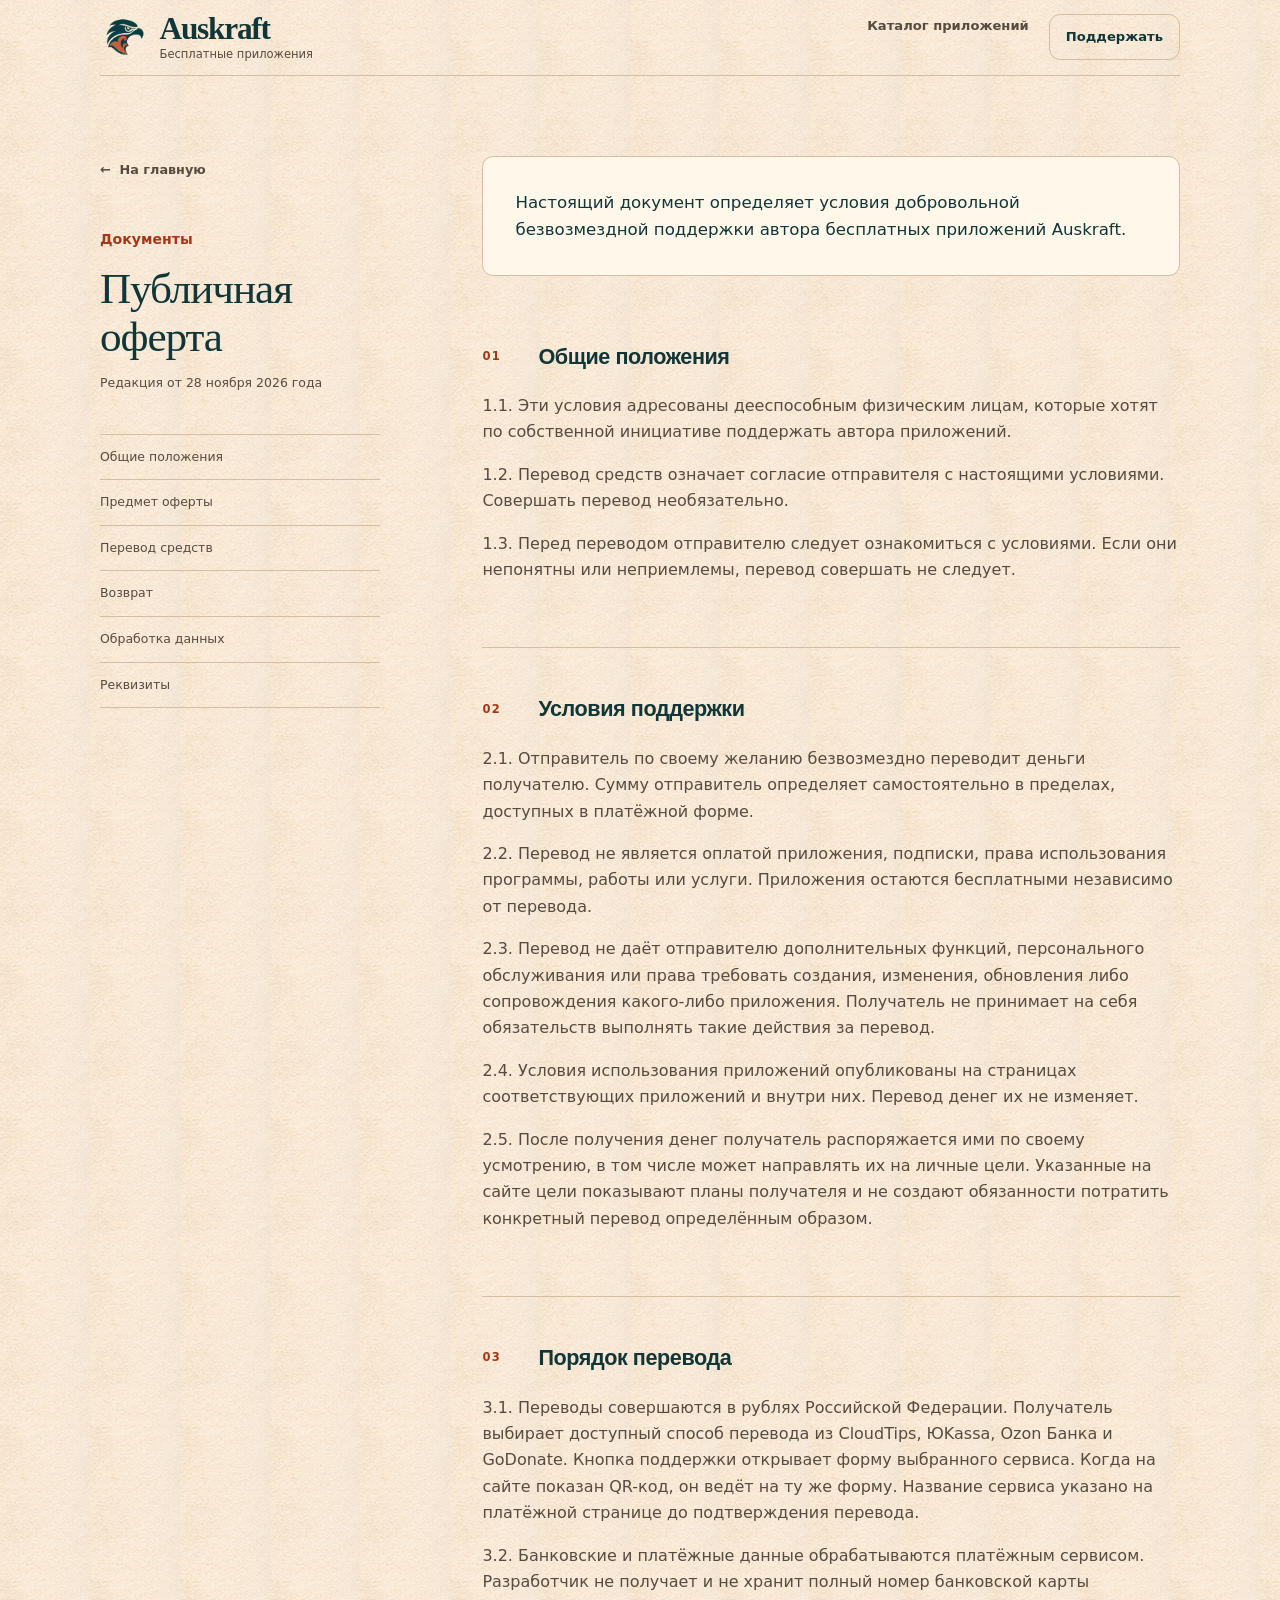
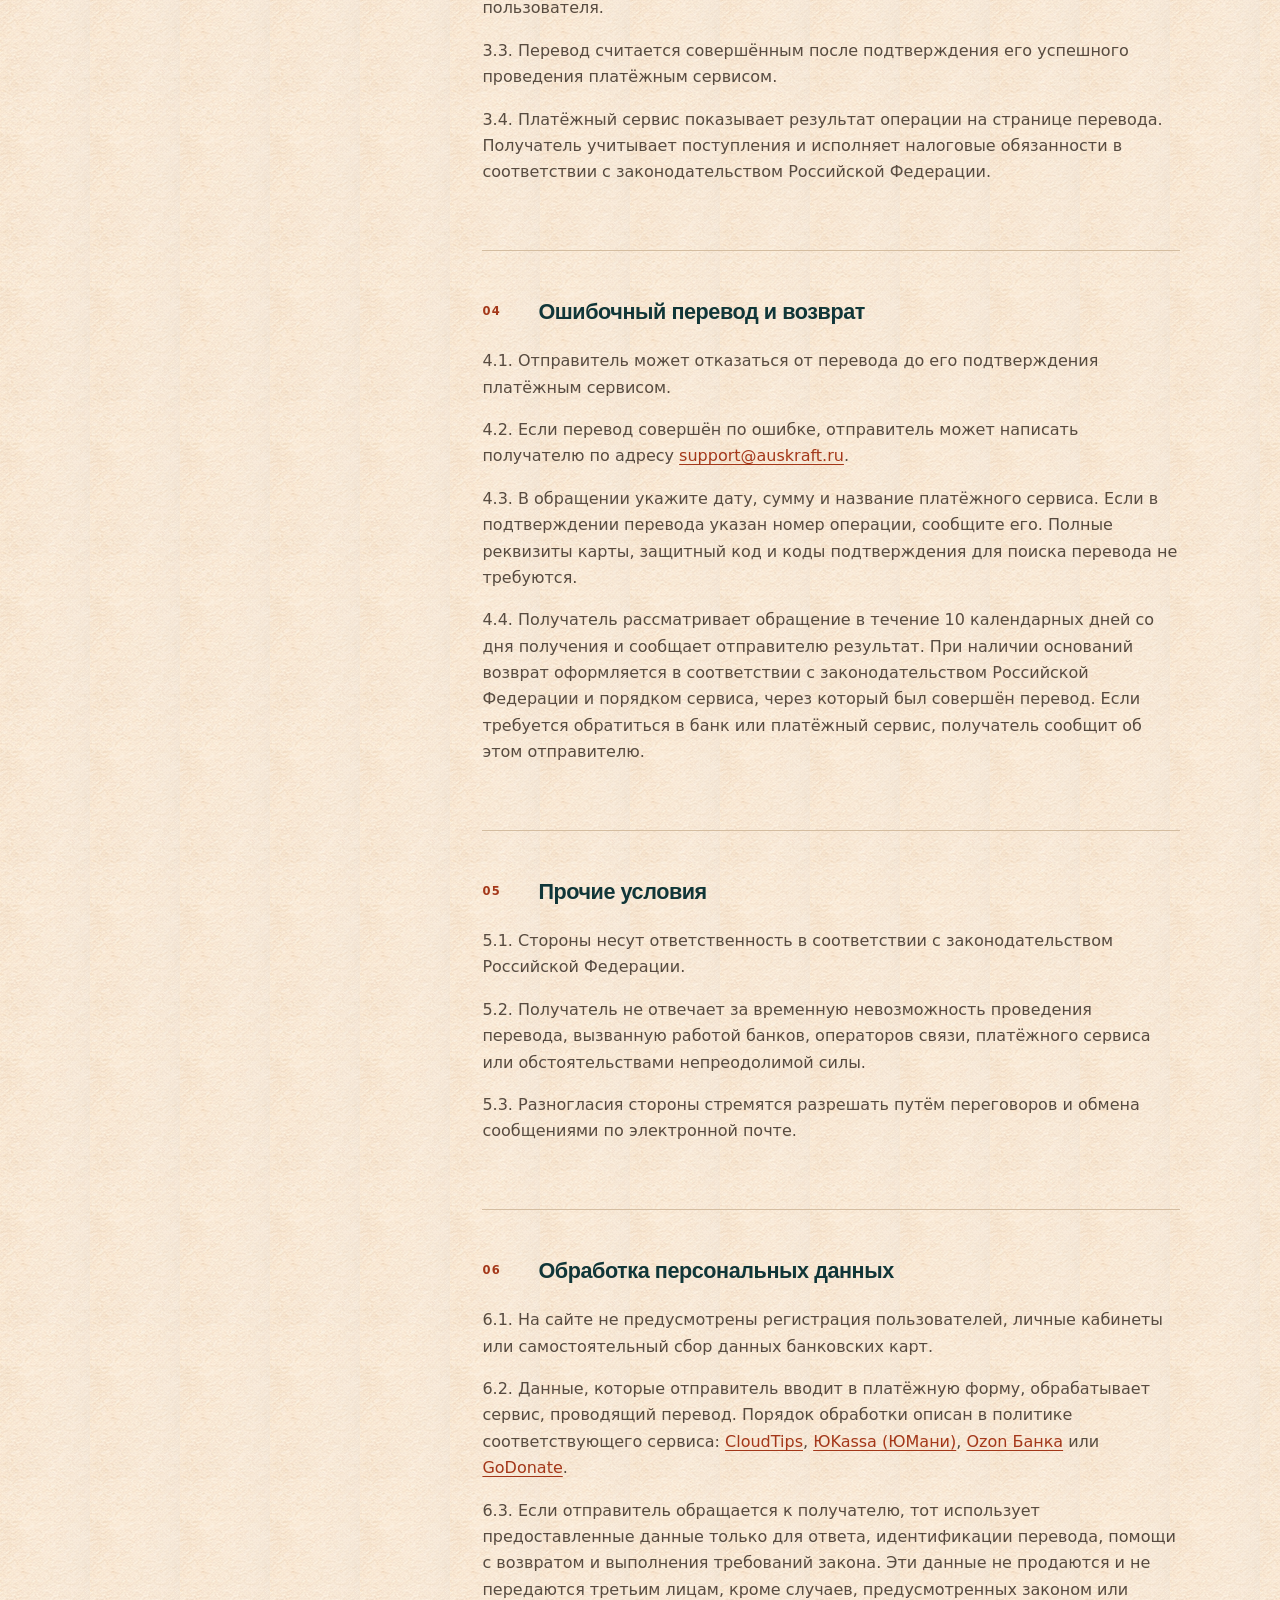
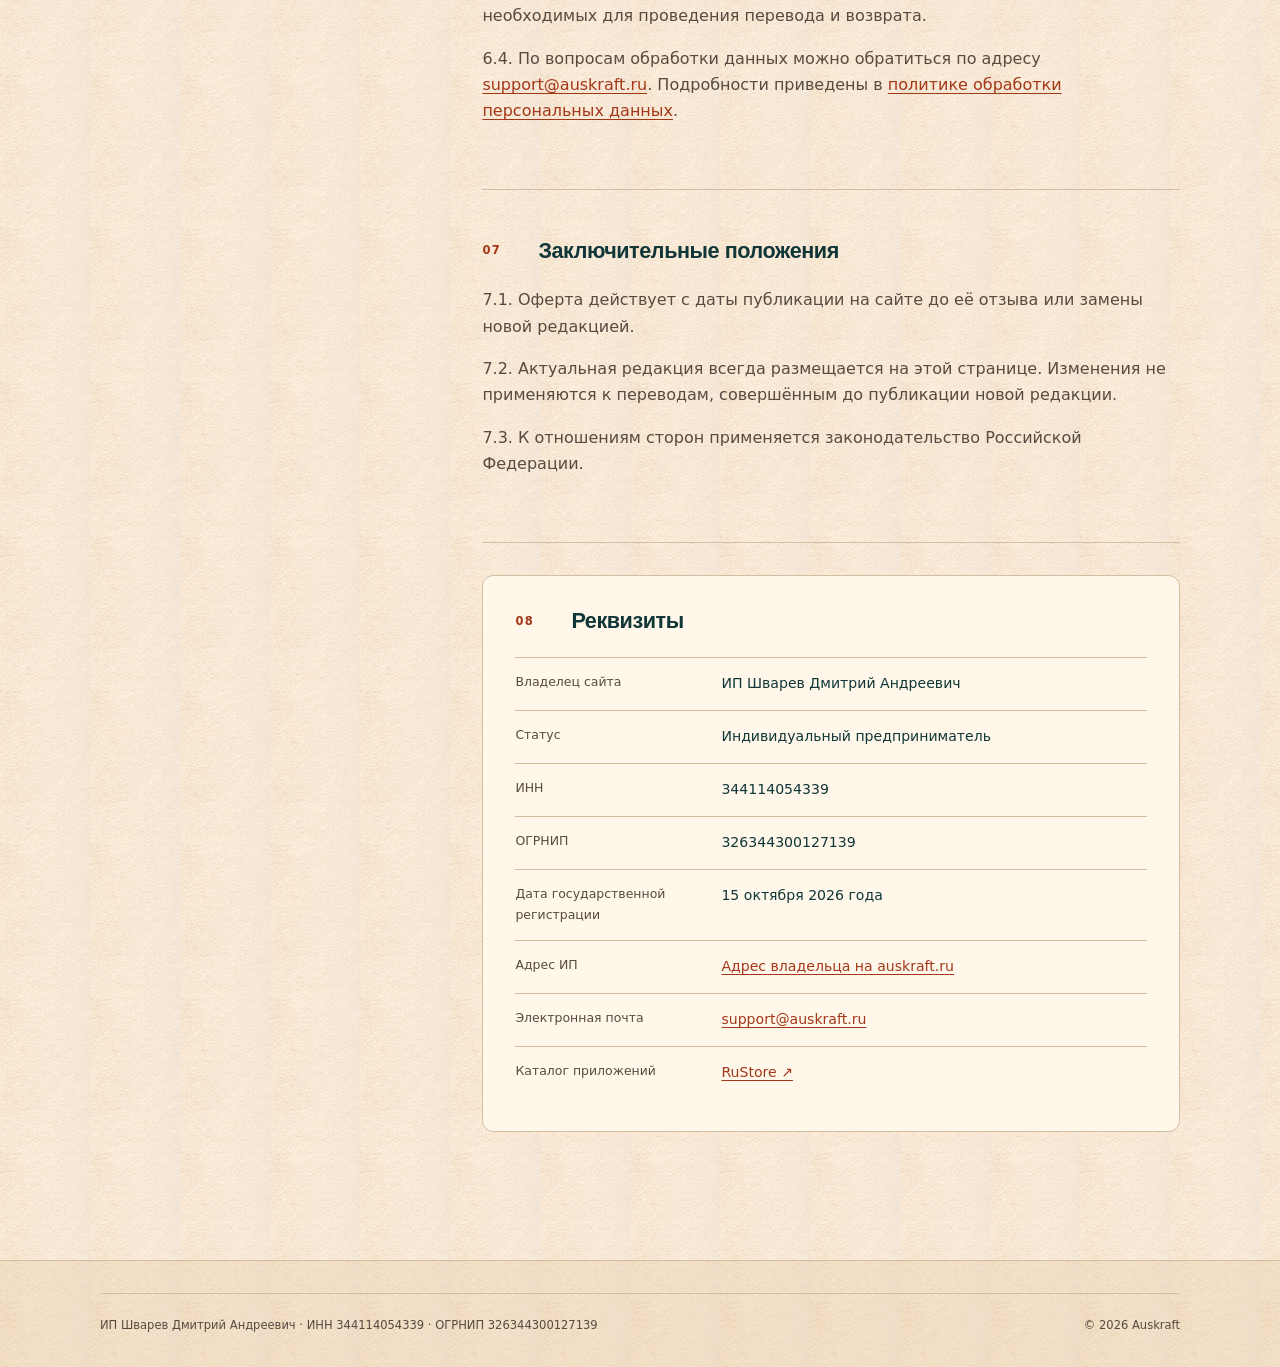
<file: offer.html>
<!doctype html>
<html lang="ru">
<head>
  <meta charset="utf-8">
  <meta http-equiv="Content-Security-Policy" content="default-src 'none'; base-uri 'none'; form-action 'none'; script-src 'self'; style-src 'self'; img-src 'self'">
  <meta name="referrer" content="no-referrer">
  <meta name="viewport" content="width=device-width, initial-scale=1">
  <meta name="description" content="Условия добровольной поддержки автора приложений Auskraft.">
  <meta name="theme-color" content="#faecdb">
  <title>Публичная оферта — Auskraft</title>
  <link rel="icon" type="image/png" sizes="64x64" href="assets/arabesque-icon.png">
  <link rel="stylesheet" href="styles.css?v=arabesque">
  <link rel="stylesheet" href="postcard.css">
</head>
<body class="legal-page">
  <a class="skip-link" href="#main">К содержанию</a>
  <header class="site-header">
    <a class="brand" href="index.html" aria-label="Auskraft — на главную">
      <span class="brand-mark brand-mark-logo" aria-hidden="true"></span>
      <span><strong>Auskraft</strong><small>Бесплатные приложения</small></span>
    </a>
    <nav aria-label="Навигация">
      <a href="catalog.html?v=77ed32532afb">Каталог приложений</a>
      <a class="nav-cta" href="index.html#support">Поддержать</a>
    </nav>
  </header>

  <main id="main" class="legal-main">
    <aside class="legal-aside">
      <a class="back-link" href="index.html"><span aria-hidden="true">←</span> На главную</a>
      <p class="eyebrow">Документы</p>
      <h1>Публичная оферта</h1>
      <p>Редакция от <time datetime="2026-11-28">28 ноября 2026 года</time></p>
      <nav class="legal-nav" aria-label="Разделы документа">
        <a href="#general">Общие положения</a>
        <a href="#subject">Предмет оферты</a>
        <a href="#payment">Перевод средств</a>
        <a href="#refund">Возврат</a>
        <a href="#privacy">Обработка данных</a>
        <a href="#details">Реквизиты</a>
      </nav>
    </aside>

    <article class="legal-document">
      <div class="legal-lead">
        <p>Настоящий документ определяет условия добровольной безвозмездной поддержки автора бесплатных приложений Auskraft.</p>
      </div>

      <section id="general">
        <span class="legal-number">01</span>
        <h2>Общие положения</h2>
        <p>1.1. Эти условия адресованы дееспособным физическим лицам, которые хотят по собственной инициативе поддержать автора приложений.</p>
        <p>1.2. Перевод средств означает согласие отправителя с настоящими условиями. Совершать перевод необязательно.</p>
        <p>1.3. Перед переводом отправителю следует ознакомиться с условиями. Если они непонятны или неприемлемы, перевод совершать не следует.</p>
      </section>

      <section id="subject">
        <span class="legal-number">02</span>
        <h2>Условия поддержки</h2>
        <p>2.1. Отправитель по своему желанию безвозмездно переводит деньги получателю. Сумму отправитель определяет самостоятельно в пределах, доступных в платёжной форме.</p>
        <p>2.2. Перевод не является оплатой приложения, подписки, права использования программы, работы или услуги. Приложения остаются бесплатными независимо от перевода.</p>
        <p>2.3. Перевод не даёт отправителю дополнительных функций, персонального обслуживания или права требовать создания, изменения, обновления либо сопровождения какого-либо приложения. Получатель не принимает на себя обязательств выполнять такие действия за перевод.</p>
        <p>2.4. Условия использования приложений опубликованы на страницах соответствующих приложений и внутри них. Перевод денег их не изменяет.</p>
        <p>2.5. После получения денег получатель распоряжается ими по своему усмотрению, в том числе может направлять их на личные цели. Указанные на сайте цели показывают планы получателя и не создают обязанности потратить конкретный перевод определённым образом.</p>
      </section>

      <section id="payment">
        <span class="legal-number">03</span>
        <h2>Порядок перевода</h2>
        <p>3.1. Переводы совершаются в рублях Российской Федерации. Получатель выбирает доступный способ перевода из CloudTips, ЮKassa, Ozon Банка и GoDonate. Кнопка поддержки открывает форму выбранного сервиса. Когда на сайте показан QR-код, он ведёт на ту же форму. Название сервиса указано на платёжной странице до подтверждения перевода.</p>
        <p>3.2. Банковские и платёжные данные обрабатываются платёжным сервисом. Разработчик не получает и не хранит полный номер банковской карты пользователя.</p>
        <p>3.3. Перевод считается совершённым после подтверждения его успешного проведения платёжным сервисом.</p>
        <p>3.4. Платёжный сервис показывает результат операции на странице перевода. Получатель учитывает поступления и исполняет налоговые обязанности в соответствии с законодательством Российской Федерации.</p>
      </section>

      <section id="refund">
        <span class="legal-number">04</span>
        <h2>Ошибочный перевод и возврат</h2>
        <p>4.1. Отправитель может отказаться от перевода до его подтверждения платёжным сервисом.</p>
        <p>4.2. Если перевод совершён по ошибке, отправитель может написать получателю по адресу <a href="mailto:support@auskraft.ru">support@auskraft.ru</a>.</p>
        <p>4.3. В обращении укажите дату, сумму и название платёжного сервиса. Если в подтверждении перевода указан номер операции, сообщите его. Полные реквизиты карты, защитный код и коды подтверждения для поиска перевода не требуются.</p>
        <p>4.4. Получатель рассматривает обращение в течение 10 календарных дней со дня получения и сообщает отправителю результат. При наличии оснований возврат оформляется в соответствии с законодательством Российской Федерации и порядком сервиса, через который был совершён перевод. Если требуется обратиться в банк или платёжный сервис, получатель сообщит об этом отправителю.</p>
      </section>

      <section id="responsibility">
        <span class="legal-number">05</span>
        <h2>Прочие условия</h2>
        <p>5.1. Стороны несут ответственность в соответствии с законодательством Российской Федерации.</p>
        <p>5.2. Получатель не отвечает за временную невозможность проведения перевода, вызванную работой банков, операторов связи, платёжного сервиса или обстоятельствами непреодолимой силы.</p>
        <p>5.3. Разногласия стороны стремятся разрешать путём переговоров и обмена сообщениями по электронной почте.</p>
      </section>

      <section id="privacy">
        <span class="legal-number">06</span>
        <h2>Обработка персональных данных</h2>
        <p>6.1. На сайте не предусмотрены регистрация пользователей, личные кабинеты или самостоятельный сбор данных банковских карт.</p>
        <p>6.2. Данные, которые отправитель вводит в платёжную форму, обрабатывает сервис, проводящий перевод. Порядок обработки описан в политике соответствующего сервиса: <a href="https://cloudtips.ru/privacy" target="_blank" rel="noopener noreferrer">CloudTips</a>, <a href="https://yoomoney.ru/document/politika-konfidencialnosti-ooo-nko-yoomoney" target="_blank" rel="noopener noreferrer">ЮKassa (ЮМани)</a>, <a href="https://finance.ozon.ru/documents/confidentiality_terms" target="_blank" rel="noopener noreferrer">Ozon Банка</a> или <a href="https://godonate.ru/legal/privacy" target="_blank" rel="noopener noreferrer">GoDonate</a>.</p>
        <p>6.3. Если отправитель обращается к получателю, тот использует предоставленные данные только для ответа, идентификации перевода, помощи с возвратом и выполнения требований закона. Эти данные не продаются и не передаются третьим лицам, кроме случаев, предусмотренных законом или необходимых для проведения перевода и возврата.</p>
        <p>6.4. По вопросам обработки данных можно обратиться по адресу <a href="mailto:support@auskraft.ru">support@auskraft.ru</a>. Подробности приведены в <a href="https://auskraft.ru/support-apps/privacy.html">политике обработки персональных данных</a>.</p>
      </section>

      <section id="final">
        <span class="legal-number">07</span>
        <h2>Заключительные положения</h2>
        <p>7.1. Оферта действует с даты публикации на сайте до её отзыва или замены новой редакцией.</p>
        <p>7.2. Актуальная редакция всегда размещается на этой странице. Изменения не применяются к переводам, совершённым до публикации новой редакции.</p>
        <p>7.3. К отношениям сторон применяется законодательство Российской Федерации.</p>
      </section>

      <section id="details" class="details-card">
        <span class="legal-number">08</span>
        <h2>Реквизиты</h2>
        <dl>
          <div><dt>Владелец сайта</dt><dd>ИП Шварев Дмитрий Андреевич</dd></div>
          <div><dt>Статус</dt><dd>Индивидуальный предприниматель</dd></div>
          <div><dt>ИНН</dt><dd>344114054339</dd></div>
          <div><dt>ОГРНИП</dt><dd>326344300127139</dd></div>
          <div><dt>Дата государственной регистрации</dt><dd><time datetime="2026-10-15">15 октября 2026 года</time></dd></div>
          <div><dt>Адрес ИП</dt><dd><a href="https://auskraft.ru/support-apps/offer.html#details">Адрес владельца на auskraft.ru</a></dd></div>
          <div><dt>Электронная почта</dt><dd><a href="mailto:support@auskraft.ru">support@auskraft.ru</a></dd></div>
          <div><dt>Каталог приложений</dt><dd><a href="https://www.rustore.ru/catalog/developer/nc3745" target="_blank" rel="noopener noreferrer">RuStore ↗</a></dd></div>
        </dl>
      </section>
    </article>
  </main>

  <footer class="site-footer legal-footer">
    <div class="footer-legal">
      <p><a href="offer.html#details">ИП Шварев Дмитрий Андреевич · ИНН 344114054339 · ОГРНИП 326344300127139</a></p>
      <p>© <span id="year">2026</span> Auskraft</p>
    </div>
  </footer>
  <script src="script.js"></script>
</body>
</html>
</file>
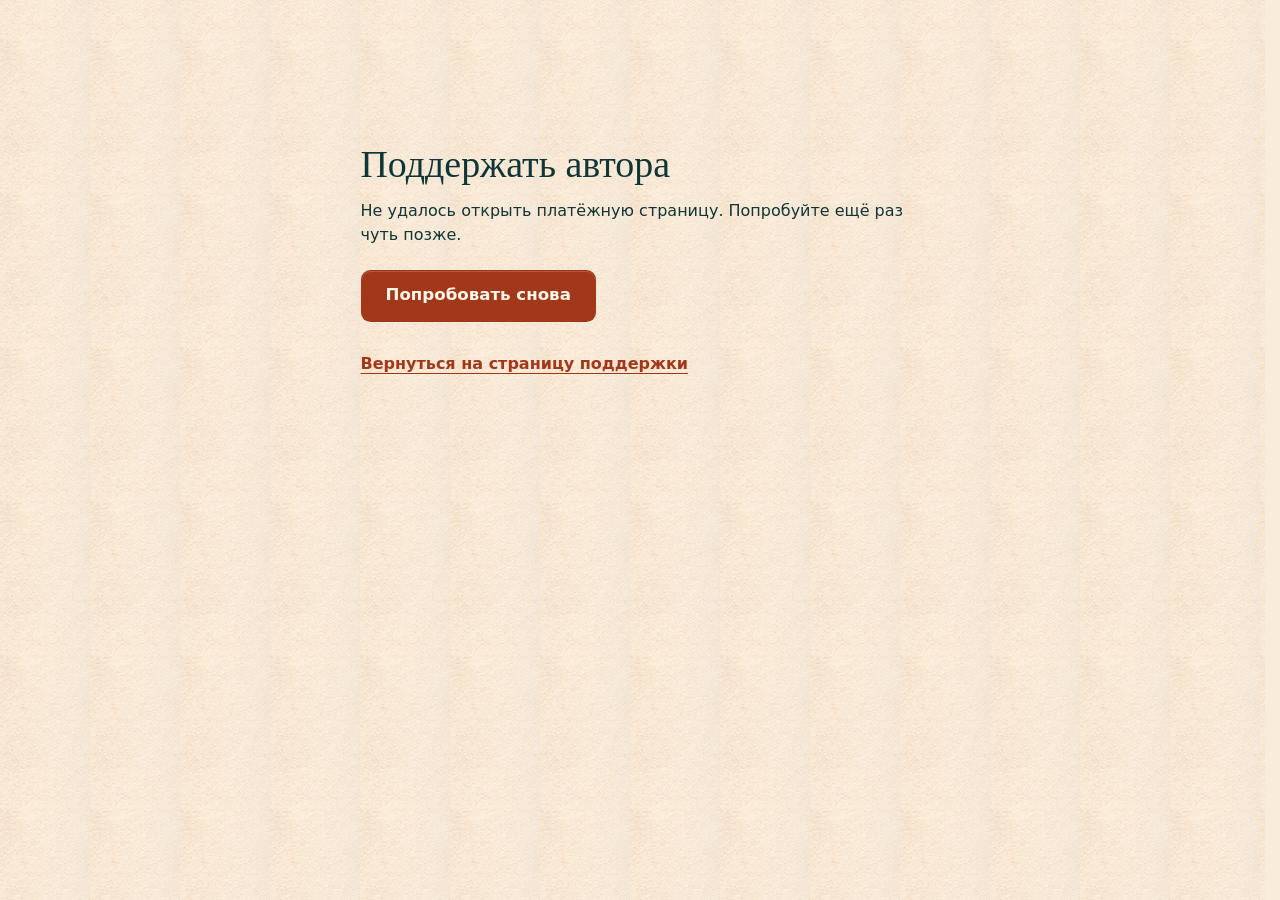
<file: payment.html>
<!doctype html>
<html lang="ru">
<head>
  <meta charset="utf-8">
  <meta http-equiv="Content-Security-Policy" content="default-src 'none'; base-uri 'none'; form-action 'none'; script-src 'self'; style-src 'self'; img-src 'self'">
  <meta name="viewport" content="width=device-width, initial-scale=1">
  <meta name="robots" content="noindex">
  <meta name="referrer" content="no-referrer">
  <meta name="theme-color" content="#faecdb">
  <title>Поддержать автора · Auskraft</title>
  <link rel="icon" type="image/png" sizes="64x64" href="assets/arabesque-icon.png">
  <link rel="stylesheet" href="emerald.css?v=arabesque">
  <link rel="stylesheet" href="postcard.css">
  <script src="payment.js?v=approved-destinations-1" defer></script>
</head>
<body>
  <main class="payment-route">
    <h1>Поддержать автора</h1>
    <p id="payment-status" role="status" data-payment-handoff="https://auskraft.ru/support-apps/payment.html"></p>
    <noscript><p><a class="support-button" href="https://auskraft.ru/support-apps/payment.html">Открыть платёжную страницу</a></p></noscript>
    <a class="support-button" id="payment-retry" href="payment.html" hidden>Попробовать снова</a>
    <p><a class="payment-link" href="./#support">Вернуться на страницу поддержки</a></p>
  </main>
</body>
</html>
</file>
<file: styles.css>
:root {
  --bg: #0c1816;
  --bg-deep: #07110f;
  --surface: #13231f;
  --surface-raised: #19302a;
  --surface-soft: #eef2ed;
  --ink: #f4f1e8;
  --ink-muted: #aebdb6;
  --dark: #13231f;
  --dark-muted: #596963;
  --gold: #e9be69;
  --gold-bright: #f6d795;
  --emerald: #3fa57f;
  --line: rgba(244, 241, 232, 0.13);
  --line-dark: rgba(19, 35, 31, 0.14);
  --shadow: 0 24px 70px rgba(0, 0, 0, 0.24);
  --max: 1080px;
}

* { box-sizing: border-box; }

html { scroll-behavior: smooth; }

body {
  margin: 0;
  overflow-x: hidden;
  background: var(--bg);
  color: var(--ink);
  font-family: "Manrope", system-ui, -apple-system, BlinkMacSystemFont, "Segoe UI", sans-serif;
  font-size: 16px;
  line-height: 1.65;
  -webkit-font-smoothing: antialiased;
}

body:not(.legal-page) {
  background: #091214;
  font-family: "Unbounded", system-ui, sans-serif;
  letter-spacing: -.02em;
}

body:not(.legal-page) h1,
body:not(.legal-page) h2,
body:not(.legal-page) h3 {
  font-family: "Unbounded", system-ui, sans-serif;
  font-weight: 600;
  letter-spacing: -.045em;
}

a { color: inherit; text-decoration: none; }
button, input { font: inherit; }

.skip-link {
  position: fixed;
  left: 1rem;
  top: -5rem;
  z-index: 100;
  padding: .7rem 1rem;
  background: var(--gold);
  color: var(--dark);
  border-radius: .5rem;
}

.skip-link:focus { top: 1rem; }

.site-header {
  width: min(calc(100% - 2rem), var(--max));
  min-height: 76px;
  margin: 0 auto;
  display: flex;
  align-items: center;
  justify-content: space-between;
  gap: 2rem;
  border-bottom: 1px solid var(--line);
}

.brand {
  display: inline-flex;
  align-items: center;
  gap: .8rem;
}

.brand-mark {
  width: 42px;
  height: 42px;
  display: grid;
  place-items: center;
  border: 1px solid rgba(233, 190, 105, .55);
  border-radius: 13px;
  color: var(--gold);
  font-family: "Prata", serif;
  font-size: 1.1rem;
}

.brand-mark-logo {
  background: #f7ecdb url("logo.png?v=arabesque") center / 84% auto no-repeat;
}

.brand > span:last-child { display: grid; line-height: 1.15; }
.brand strong { font-size: .92rem; font-weight: 700; }
.brand small { margin-top: .25rem; color: var(--ink-muted); font-size: .72rem; }

.site-header nav { display: flex; align-items: center; gap: 1.25rem; }
.site-header nav a { color: var(--ink-muted); font-size: .82rem; font-weight: 500; transition: color .2s ease, border-color .2s ease; }
.site-header nav a:hover, .site-header nav a:focus-visible { color: var(--ink); }

.site-header .nav-cta {
  padding: .7rem 1rem;
  border: 1px solid var(--line);
  border-radius: .7rem;
  color: var(--ink);
}

.site-header .nav-cta:hover, .site-header .nav-cta:focus-visible { border-color: var(--gold); }

.hero {
  width: min(calc(100% - 2rem), var(--max));
  margin: 0 auto;
  padding: 4rem 0 3.5rem;
}

.eyebrow {
  margin: 0 0 .9rem;
  color: var(--gold);
  font-size: .88rem;
  font-weight: 600;
  letter-spacing: 0;
}

h1, h2, h3, p { margin-top: 0; }
h1, h2 { font-family: "Prata", Georgia, serif; font-weight: 400; letter-spacing: -.025em; }
h1 { max-width: 650px; margin-bottom: 1.25rem; font-size: clamp(2.35rem, 4vw, 3.5rem); line-height: 1.1; }
h2 { margin-bottom: 1rem; font-size: clamp(1.75rem, 2.7vw, 2.3rem); line-height: 1.18; }
h3 { line-height: 1.25; }

body:not(.legal-page) h1 { max-width: 680px; font-size: clamp(2.15rem, 3.7vw, 3.1rem); line-height: 1.18; }
body:not(.legal-page) h2 { font-size: clamp(1.55rem, 2.3vw, 2rem); line-height: 1.25; }
body:not(.legal-page) h3 { line-height: 1.35; }

.hero-text { max-width: 650px; margin-bottom: 1.7rem; color: var(--ink-muted); font-size: .9rem; line-height: 1.8; }
.hero-actions { display: flex; flex-wrap: wrap; align-items: center; gap: 1.15rem; }

.button {
  min-height: 46px;
  display: inline-flex;
  align-items: center;
  justify-content: center;
  gap: .55rem;
  padding: .72rem 1.2rem;
  border: 1px solid transparent;
  border-radius: .75rem;
  font-size: .84rem;
  font-weight: 600;
  cursor: pointer;
  transition: transform .2s ease, background .2s ease, border-color .2s ease;
}

.button:hover:not(:disabled), .button:focus-visible:not(:disabled) { transform: translateY(-2px); }
.button-primary { background: var(--gold); color: #17211c; }
.button-primary:hover:not(:disabled), .button-primary:focus-visible:not(:disabled) { background: var(--gold-bright); }
.button-quiet { border-color: var(--line); color: var(--ink); }
.button-quiet:hover, .button-quiet:focus-visible { border-color: var(--emerald); }

.catalog-link {
  color: var(--ink-muted);
  border-bottom: 1px solid var(--line);
  font-size: .8rem;
  font-weight: 500;
}

.catalog-link:hover, .catalog-link:focus-visible { color: var(--ink); border-color: var(--gold); }

.section { padding: 4.5rem max(1rem, calc((100vw - var(--max)) / 2)); }

.section-heading {
  margin-bottom: 3rem;
  display: flex;
  align-items: end;
  justify-content: space-between;
  gap: 2rem;
}

.section-heading h2 { margin-bottom: 0; }

.support-section { background: var(--bg); }
.support-intro { max-width: 720px; margin-bottom: 2.5rem; }
.support-intro p { max-width: 740px; margin-bottom: .65rem; color: var(--ink-muted); font-size: .9rem; }
.payment-entry { max-width: 660px; display: flex; align-items: center; justify-content: space-between; gap: 1.5rem; margin: 0 0 3rem; padding: 1.2rem; border: 1px solid var(--line); border-radius: 1rem; background: var(--surface); }
.payment-entry p { max-width: 390px; margin: 0; color: var(--ink-muted); font-size: .82rem; }
.payment-qr { flex: none; display: block; padding: .4rem; border-radius: .65rem; background: #fff; }
.payment-qr img { width: 132px; height: 132px; display: block; image-rendering: crisp-edges; }
.payment-qr:focus-visible { outline: 3px solid var(--gold); outline-offset: 3px; }
.goals-title { margin: 0 0 1rem; color: var(--ink); font-size: 1rem; font-weight: 500; }
.goal-grid { display: grid; grid-template-columns: repeat(3, minmax(0, 1fr)); gap: 1.15rem; }
.goal-card {
  min-width: 0;
  position: relative;
  overflow: hidden;
  border: 1px solid var(--line);
  border-radius: 1.35rem;
  background: var(--surface);
  box-shadow: 0 18px 45px rgba(0, 0, 0, .12);
}

.goal-image { width: 100%; max-width: 100%; aspect-ratio: 4 / 3; display: block; object-fit: cover; border-bottom: 1px solid var(--line); }
.goal-copy { min-height: 165px; padding: 1.35rem; }
.goal-number { display: block; margin-bottom: .85rem; color: var(--gold); font-size: .75rem; }
.goal-card h3 { margin: 0 0 .55rem; font-size: 1rem; }
.goal-card p:last-child { max-width: 480px; margin-bottom: 0; color: var(--ink-muted); font-size: .875rem; }

.trust-section { background: #e1e8e1; color: var(--dark); }
.section-heading.compact { margin-bottom: 2rem; }
.trust-grid { display: grid; grid-template-columns: repeat(3, 1fr); gap: 1px; background: var(--line-dark); border: 1px solid var(--line-dark); }
.trust-grid article { padding: 1.7rem; background: var(--surface-soft); }
.trust-grid h3 { margin: 0 0 .65rem; font-size: 1rem; }
.trust-grid p { margin-bottom: 0; color: var(--dark-muted); font-size: .82rem; line-height: 1.7; }

.site-footer { padding: 3.8rem max(1rem, calc((100vw - var(--max)) / 2)) 2rem; background: var(--bg-deep); }
.footer-main { display: grid; grid-template-columns: .9fr 1.1fr; gap: 4rem; padding-bottom: 3.5rem; }
.footer-brand { margin-bottom: 1.2rem; }
.footer-main > div:first-child > p { max-width: 390px; color: var(--ink-muted); font-size: .82rem; }
.footer-links { display: grid; grid-template-columns: repeat(3, 1fr); gap: 1.5rem; }
.footer-links > div { display: flex; flex-direction: column; gap: .6rem; }
.footer-links strong { margin-bottom: .35rem; color: var(--ink); font-size: .76rem; }
.footer-links a { color: var(--ink-muted); font-size: .72rem; overflow-wrap: anywhere; }
.footer-links a:hover, .footer-links a:focus-visible { color: var(--gold); }
.footer-legal { padding-top: 1.4rem; display: flex; justify-content: space-between; gap: 1rem; border-top: 1px solid var(--line); color: var(--ink-muted); font-size: .72rem; }
.footer-legal p { margin-bottom: 0; }

/* Legal document */
.legal-page { background: var(--surface-soft); color: var(--dark); }
.legal-page .site-header { border-color: var(--line-dark); }
.legal-page .brand-mark { color: #956f28; border-color: rgba(149, 111, 40, .45); }
.legal-page .brand small, .legal-page .site-header nav a { color: var(--dark-muted); }
.legal-page .site-header nav a:hover, .legal-page .site-header nav a:focus-visible { color: var(--dark); }
.legal-page .site-header .nav-cta { border-color: var(--line-dark); color: var(--dark); }
.legal-main {
  width: min(calc(100% - 2rem), var(--max));
  margin: 0 auto;
  padding: 5rem 0 8rem;
  display: grid;
  grid-template-columns: 280px 1fr;
  gap: clamp(3rem, 8vw, 8rem);
  align-items: start;
}

.legal-aside { position: sticky; top: 2rem; }
.back-link { display: inline-flex; gap: .55rem; margin-bottom: 3rem; color: var(--dark-muted); font-size: .8rem; font-weight: 700; }
.legal-aside h1 { margin-bottom: .8rem; font-size: 2.7rem; }
.legal-aside > p:not(.eyebrow) { color: var(--dark-muted); font-size: .78rem; }
.legal-nav { margin-top: 2.5rem; display: grid; border-top: 1px solid var(--line-dark); }
.legal-nav a { padding: .75rem 0; border-bottom: 1px solid var(--line-dark); color: var(--dark-muted); font-size: .78rem; }
.legal-nav a:hover, .legal-nav a:focus-visible { color: #257a5c; }
.legal-document { min-width: 0; }
.legal-lead { margin-bottom: 1.2rem; padding: 2rem; border-radius: 1.25rem; background: var(--dark); color: var(--ink); font-size: 1.04rem; }
.legal-lead p { margin-bottom: 0; }
.legal-document section { position: relative; padding: 3rem 0; border-bottom: 1px solid var(--line-dark); }
.legal-document section h2 { margin: 0 0 1.5rem 3.5rem; font-family: "Manrope", sans-serif; font-size: 1.35rem; font-weight: 800; letter-spacing: -.02em; }
.legal-document section p { color: var(--dark-muted); }
.legal-document section a { color: #1d7454; text-decoration: underline; text-underline-offset: 3px; }
.legal-number { position: absolute; left: 0; top: 3.2rem; color: #257a5c; font-size: .72rem; font-weight: 800; letter-spacing: .12em; }
.legal-document .details-card { margin-top: 2rem; padding: 2rem; border: 1px solid var(--line-dark); border-radius: 1.25rem; background: white; }
.details-card .legal-number { left: 2rem; top: 2.25rem; }
.details-card h2 { margin-top: 0; }
.details-card dl { margin: 0; }
.details-card dl div { padding: .9rem 0; display: grid; grid-template-columns: 190px 1fr; gap: 1rem; border-top: 1px solid var(--line-dark); }
.details-card dt { color: var(--dark-muted); font-size: .78rem; }
.details-card dd { margin: 0; font-size: .88rem; overflow-wrap: anywhere; }
.legal-footer { padding-top: 2rem; }

@media (max-width: 960px) {
  .hero { padding-top: 3.5rem; }
  .goal-grid { grid-template-columns: repeat(2, minmax(0, 1fr)); }
  .goal-card:last-child { grid-column: 1 / -1; }
  .goal-card:last-child .goal-image { aspect-ratio: 16 / 7; }
  .footer-main { grid-template-columns: 1fr; }
  .legal-main { grid-template-columns: 1fr; gap: 2rem; }
  .legal-aside { position: static; }
  .legal-nav { display: none; }
}

@media (max-width: 700px) {
  .site-header { min-height: 76px; }
  .site-header nav { display: none; }
  .brand-mark { width: 38px; height: 38px; }
  .hero { padding: 3.2rem 0 4rem; }
  body:not(.legal-page) h1 { font-size: clamp(1.7rem, 7vw, 2.05rem); }
  .hero-actions { align-items: stretch; flex-direction: column; }
  .hero-actions .button { width: 100%; }
  .catalog-link { align-self: center; padding: .3rem 0; }
  .section { padding-top: 4.5rem; padding-bottom: 4.5rem; }
  .section-heading { align-items: start; flex-direction: column; }
  .goal-grid { grid-template-columns: minmax(0, 1fr); }
  .payment-entry { padding: 1rem; }
  .payment-entry p { max-width: none; }
  .payment-qr { display: none; }
  .trust-grid { grid-template-columns: 1fr; }
  .goal-card:last-child { grid-column: auto; }
  .goal-card:last-child .goal-image { aspect-ratio: 4 / 3; }
  .trust-grid { gap: 1px; }
  .footer-links { grid-template-columns: 1fr; gap: 2rem; }
  .footer-legal { flex-direction: column; }
  .legal-main { padding-top: 3rem; }
  .legal-aside h1 { font-size: 2.2rem; }
  .legal-document section h2 { margin-left: 2.7rem; }
  .details-card dl div { grid-template-columns: 1fr; gap: .25rem; }
}

@media (prefers-reduced-motion: reduce) {
  html { scroll-behavior: auto; }
  *, *::before, *::after { transition: none !important; }
}
</file>
<file: postcard.css>
:root {
  color-scheme: light;
  --ink: #103638;
  --ink-muted: #574b40;
  --gold: #a33719;
  --gold-bright: #812d18;
  --line: #d4bda1;
  --bg: #faecdb;
  --bg-deep: #f1e0c9;
  --surface: #fff7e9;
  --surface-raised: #fffaf0;
  --serif: Georgia, "Times New Roman", serif;
  --paper-grain: url("assets/postcard/paper.png");
  --airmail: url("assets/postcard/airmail.png");
  --button-ink: #fff8e9;
}

body {
  background: var(--bg) var(--paper-grain) repeat;
  color: var(--ink);
}

.site-header {
  min-height: clamp(4.25rem, 5.9vw, 5.4rem);
  background: linear-gradient(#fff9ed7a, #fff9ed7a);
}

.brand-mark-logo {
  width: clamp(2.2rem, 3.65vw, 3.35rem);
  height: clamp(2.2rem, 3.65vw, 3.35rem);
  border: 0;
  background: transparent url("logo.png?v=arabesque") center / contain no-repeat;
}

.brand strong {
  color: var(--ink);
  font: 700 clamp(1.4rem, 2.45vw, 2.15rem)/1 var(--serif);
  letter-spacing: -.04em;
}

.brand small {
  color: var(--ink-muted);
  border-color: var(--line);
}

.site-header nav a {
  min-height: 2.75rem;
  font-weight: 580;
}

.skip-link,
.support-button {
  color: var(--button-ink);
  background: var(--gold);
}

.support-button {
  border: 1px solid transparent;
  border-radius: .6rem;
  box-shadow: inset 0 1px #fff2d12b;
  text-wrap: balance;
}

.support-button:hover {
  background: var(--gold-bright);
}

.payment-link {
  text-underline-offset: .22em;
  font-weight: 650;
}

.site-footer {
  background: linear-gradient(#d8b98c36, #d8b98c36), var(--paper-grain), var(--bg-deep);
  border-top: 1px solid var(--line);
}

/* The existing intro and support sections occupy separate rows of the same opening. */
.opening {
  --postcard-inset: clamp(.55rem, 1.15vw, 1rem);
  --postcard-bottom: calc(var(--postcard-inset) + .65rem);
  display: grid;
  grid-template-columns: minmax(0, 1fr);
  width: min(calc(100% - 2 * var(--postcard-inset)), 96rem);
  margin: clamp(.9rem, 2.1vw, 1.8rem) auto 0;
  overflow: visible;
}

.opening-content {
  display: contents;
}

.opening::before,
.goals-grid figure {
  --stamp-notch: 4px;
  --stamp-step: 16px;
  mask:
    radial-gradient(circle at 50% 0, transparent var(--stamp-notch), #000 calc(var(--stamp-notch) + .65px)) top / var(--stamp-step) 100% repeat-x,
    radial-gradient(circle at 50% 100%, transparent var(--stamp-notch), #000 calc(var(--stamp-notch) + .65px)) bottom / var(--stamp-step) 100% repeat-x,
    radial-gradient(circle at 0 50%, transparent var(--stamp-notch), #000 calc(var(--stamp-notch) + .65px)) left / 100% var(--stamp-step) repeat-y,
    radial-gradient(circle at 100% 50%, transparent var(--stamp-notch), #000 calc(var(--stamp-notch) + .65px)) right / 100% var(--stamp-step) repeat-y;
  mask-composite: intersect;
}

.opening::before {
  content: "";
  grid-area: 1 / 1;
  z-index: -2;
  background: linear-gradient(#fff5df6b, #fff5df6b), var(--paper-grain), var(--bg);
  box-shadow: inset 0 0 0 1px #c3a37a, inset 0 0 7px 3px #d5b591a6;
}

.opening::after {
  content: "";
  grid-area: 1 / 1;
  align-self: end;
  z-index: -1;
  height: .6rem;
  margin: 0 var(--postcard-inset) var(--postcard-inset);
  background: var(--airmail) left center / 6rem 100% repeat-x;
  mix-blend-mode: multiply;
}

.opening .hero-art {
  grid-area: 1 / 1;
  position: relative;
  inset: auto;
  align-self: stretch;
  width: calc(100% - 2 * var(--postcard-inset));
  height: calc(100% - var(--postcard-inset) - var(--postcard-bottom));
  min-height: 0;
  margin: var(--postcard-inset) auto var(--postcard-bottom);
  object-fit: cover;
  object-position: 52% center;
  mask: none;
}

.hero-motion {
  position: absolute;
  z-index: -1;
  display: block;
  pointer-events: none;
}

.hero-motion[hidden] {
  display: none;
}

.opening .intro {
  position: relative;
  isolation: isolate;
  grid-area: 1 / 1;
  width: min(62.5%, 52.5rem);
  max-width: none;
  min-height: clamp(29rem, 43vw, 39rem);
  padding: clamp(2.4rem, 4.1vw, 4.4rem) 1rem 11rem clamp(1.7rem, 4.35vw, 4.65rem);
}

.intro h1 {
  max-width: 13.2em;
  font-size: clamp(2.5rem, 4vw, 4rem);
  font-weight: 700;
  letter-spacing: -.045em;
  line-height: .99;
  text-wrap: wrap;
}

.intro p {
  max-width: 37rem;
  margin-top: clamp(1rem, 1.6vw, 1.45rem);
  font-size: clamp(1rem, .8rem + .42vw, 1.24rem);
}

.intro .support-button {
  margin-top: clamp(1.2rem, 2.2vw, 2rem);
  padding: .85rem 1.55rem;
  font-size: clamp(1rem, 1.4vw, 1.28rem);
  font-weight: 700;
}

.opening .support {
  grid-area: 2 / 1;
  width: min(calc(100% - 2 * var(--gutter) + 2 * var(--postcard-inset)), var(--page));
  max-width: none;
  justify-self: center;
  gap: .9rem clamp(1.25rem, 4vw, 3.4rem);
  margin: 0;
  padding-block: clamp(1.45rem, 2.5vw, 2rem);
}

.opening .support-copy {
  flex: 1 1 min(21rem, 60%);
  max-width: 31rem;
}

.support h2,
.goals h2,
.transfer h2 {
  font-size: clamp(1.65rem, 2.8vw, 2.65rem);
  font-weight: 700;
}

.payment-code {
  width: clamp(6.25rem, 10vw, 8.75rem);
  height: auto;
  border: 1px solid var(--line);
  border-radius: .45rem;
}

.payment-code[src^="godonate-support-qr.png"] {
  width: clamp(7.25rem, 12vw, 10rem);
  padding: 0;
}

.goals,
.transfer {
  border-top: 0;
  padding-top: clamp(.9rem, 2.3vw, 2rem);
}

.goals-grid figure {
  --stamp-notch: 3px;
  --stamp-step: 12px;
  padding: .5rem .5rem 0;
  border: 1px solid #c9a980;
  border-radius: 0;
  background: linear-gradient(#fff8e9ba, #fff8e9ba), var(--paper-grain), var(--bg);
  box-shadow: inset 0 0 6px #b88b5240;
}

.goals-grid img {
  border: 1px solid #ad835550;
}

.goals-grid figcaption {
  position: static;
  padding: .8rem .55rem .95rem;
  background: none;
  color: var(--ink);
  font-weight: 700;
}

.transfer-grid strong {
  font-weight: 700;
}

@media (prefers-reduced-motion: reduce) {
  .hero-motion {
    display: none;
  }
}

.legal-page {
  --dark: var(--ink);
  --dark-muted: var(--ink-muted);
  --line-dark: var(--line);
  background: var(--bg) var(--paper-grain) repeat;
}

.legal-page .site-header {
  background: none;
}

.legal-lead,
.legal-document .details-card {
  border: 1px solid var(--line);
  border-radius: .7rem;
  background: var(--surface);
}

.legal-page :is(.legal-number, .legal-document section a, .legal-nav a:hover) {
  color: var(--gold);
}

.legal-page a:focus-visible {
  outline: 3px solid var(--gold);
  outline-offset: 4px;
}

@media (min-width: 761px) and (max-width: 1120px) {
  .opening .hero-art {
    object-position: 69% center;
  }

  .opening .intro {
    width: 55%;
  }

  .opening .intro::before {
    content: "";
    position: absolute;
    z-index: -1;
    inset: var(--postcard-inset) -2.5rem 4.75rem var(--postcard-inset);
    background: linear-gradient(100deg, #fff1d8d1 28%, #fff1d895 63%, transparent 92%);
    mask-image: linear-gradient(black 62%, transparent);
  }
}

@media (max-width: 760px) {
  .site-header nav {
    flex-wrap: wrap;
    column-gap: clamp(.7rem, 3vw, 1.45rem);
    row-gap: 0;
    padding-block: .2rem;
  }

  .site-header nav a {
    min-height: 2.25rem;
    font-size: .88rem;
  }

  .opening::before {
    grid-row: 1 / 3;
  }

  .opening::after,
  .opening .hero-art {
    grid-row: 2;
  }

  .opening::after {
    background-size: 3.8rem 100%;
  }

  .opening .hero-art {
    height: auto;
    aspect-ratio: 2.2;
    margin-block-start: 0;
    object-position: right center;
    mask-image: linear-gradient(to bottom, transparent, #000 19%);
  }

  .hero-motion {
    mask-image: linear-gradient(to bottom, transparent, #000 19%);
  }

  .opening .intro {
    width: auto;
    min-height: auto;
    padding: 1.5rem clamp(1.4rem, 5.3vw, 2.45rem) 1.4rem;
  }

  .intro h1 {
    font-size: clamp(2.06rem, 6.7vw, 3.45rem);
  }

  .intro .support-button {
    margin-top: 1.15rem;
  }

  .opening .support {
    grid-row: 3;
    padding-inline: .25rem;
  }
}

@media (max-width: 435px) {
  .opening .support {
    align-items: start;
    flex-wrap: nowrap;
  }

  .opening .support-copy {
    flex: 1;
    min-width: 0;
  }

  .payment-code {
    flex: 0 0 auto;
    width: 5.8rem;
    padding: .25rem;
    margin-top: .24rem;
  }

  .payment-code[src^="godonate-support-qr.png"] {
    width: clamp(6.25rem, 26vw, 7rem);
  }
}
</file>
<file: emerald.css>
:root {
  color-scheme: dark;
  --bg: #041d16;
  --bg-deep: #031710;
  --surface: #0c2a20;
  --ink: #faf3e2;
  --ink-muted: #c5d0c7;
  --gold: #f2c268;
  --gold-bright: #ffda91;
  --line: #395046;
  --serif: Georgia, "Times New Roman", serif;
  --gutter: clamp(1.2rem, 4.4vw, 4.75rem);
  --page: 92rem;
}
* { box-sizing: border-box; }
html { scroll-behavior: smooth; scrollbar-gutter: stable; }
body {
  margin: 0;
  background: var(--bg);
  color: var(--ink);
  font: 1rem/1.5 "Segoe UI", system-ui, sans-serif;
  -webkit-font-smoothing: antialiased;
}
a { color: inherit; text-decoration: none; }
button, input, select { font: inherit; }
h1, h2, h3, p, figure { margin: 0; }
h1, h2, h3 { font-family: var(--serif); line-height: 1.08; }
a:focus-visible, summary:focus-visible, button:focus-visible, select:focus-visible {
  outline: 3px solid var(--gold-bright); outline-offset: 4px;
}
.wrap, .footer-main, .footer-legal {
  width: min(calc(100% - 2 * var(--gutter)), var(--page));
  margin-inline: auto;
}
.skip-link {
  position: fixed; z-index: 5; top: .5rem; left: .5rem; padding: .65rem 1rem;
  transform: translateY(-160%); color: #10251c; background: var(--gold);
}
.skip-link:focus { transform: none; }
.site-header {
  min-height: 4.1rem; display: flex; align-items: center; justify-content: space-between;
  gap: clamp(.9rem, 2vw, 1.7rem); padding-inline: max(var(--gutter), calc((100% - var(--page)) / 2));
  border-bottom: 1px solid var(--line);
}
.brand { display: inline-flex; gap: .65rem; align-items: center; flex-shrink: 0; }
.brand-mark-logo {
  width: 2.55rem; height: 2.55rem; flex: none; border-radius: .6rem;
  background: #f7ecdb url("logo.png?v=arabesque") center / 84% auto no-repeat;
}
.brand > span:last-child { display: flex; align-items: center; gap: 1.25rem; }
.brand strong { font-size: 1.55rem; line-height: 1; letter-spacing: -.045em; }
.brand small { border-left: 1px solid #53665b; padding-left: 1.25rem; font-size: .97rem; }
.site-header nav {
  display: flex;
  align-items: center;
  min-width: 0;
  gap: clamp(.85rem, 2.25vw, 2.3rem);
  margin-inline: -.45rem;
  padding: .45rem;
  overflow-x: auto;
  scrollbar-width: thin;
  scrollbar-color: var(--line) transparent;
}
.site-header nav a {
  display: inline-flex;
  align-items: center;
  flex: none;
  min-height: 2.75rem;
  white-space: nowrap;
  font-weight: 400;
  font-size: 1rem;
}
.site-header nav a:hover, .footer-links a:hover { color: var(--gold); }
.site-header nav [aria-current="page"] { box-shadow: inset 0 -2px var(--gold); }
.opening { position: relative; isolation: isolate; overflow: hidden; }
.hero-art {
  position: absolute; z-index: -1; right: 0; top: 0; width: 55%; height: 100%;
  object-fit: cover; object-position: 54% 42%;
  mask-image: linear-gradient(to right, transparent, black 22%), linear-gradient(to top, transparent, black 44%);
  mask-composite: intersect;
}
.opening-content { padding-block: clamp(1.5rem, 3.3vw, 3.75rem) 1.65rem; }
.intro { max-width: 52%; }
.author-names { white-space: nowrap; }
.intro h1 {
  font-size: clamp(1.7rem, 1.45rem + 1.15vw, 2.625rem);
  font-weight: 400;
  letter-spacing: -.03em;
  line-height: 1.08;
  text-wrap: balance;
  overflow-wrap: break-word;
}
.intro-platform { display: inline-block; max-width: 100%; }
.intro p, .support p {
  max-width: 34rem; margin-top: 1rem; font-size: clamp(.90625rem, .84rem + .25vw, 1.03125rem);
  line-height: 1.46; text-wrap: pretty;
}
.support-button {
  margin-top: 1.4rem; display: inline-block; padding: .78rem 1.5rem;
  color: #182018; background: var(--gold); border-radius: .55rem;
  font-size: clamp(1rem, 1.3vw, 1.17rem); font-weight: 600;
}
.support-button:hover { background: var(--gold-bright); }
.support {
  display: flex; align-items: center; flex-wrap: wrap; gap: 1.25rem 2rem;
  margin-top: clamp(1.9rem, 3.3vw, 3.6rem); max-width: min(56%, 44rem); scroll-margin-top: 1.5rem;
}
.support-copy { flex: 1 1 17rem; }
.support h2 {
  font-size: clamp(1.375rem, 1.12rem + .7vw, 1.6875rem);
  font-weight: 400;
  letter-spacing: -.028em;
  line-height: 1.13;
  overflow-wrap: break-word;
}
.support p { max-width: 38rem; margin-top: .65rem; }
.payment-link { display: inline-block; margin-top: 1rem; color: var(--gold); font-size: 1rem; font-weight: 500; text-decoration: underline; text-underline-offset: .35em; }
.payment-link:hover { color: var(--gold-bright); }
.payment-route { width: min(calc(100% - 2 * var(--gutter)), 34rem); margin: 16vh auto 3rem; }
.payment-route h1 { font-size: clamp(1.7rem, 1.45rem + 1.15vw, 2.625rem); font-weight: 400; }
.payment-route p { margin-top: .9rem; }
.payment-route [hidden] { display: none; }
.payment-code { width: 11rem; height: 11rem; padding: .5rem; background: white; border-radius: .5rem; image-rendering: pixelated; }
.goals, .transfer { border-top: 1px solid var(--line); padding-block: 2rem 2.35rem; }
.goals h2, .transfer h2 { font-size: clamp(1.5rem, 1.95vw, 2rem); font-weight: 400; margin-bottom: 1rem; letter-spacing: -.025em; }
.goals-grid, .transfer-grid { display: grid; grid-template-columns: repeat(3, minmax(0,1fr)); gap: clamp(.8rem, 1.6vw, 1.75rem); }
.goals-grid figure { position: relative; overflow: hidden; border-radius: .95rem; border: 1px solid var(--line); background: var(--surface); }
.goals-grid img { display: block; width: 100%; height: auto; aspect-ratio: 2.04; object-fit: cover; }
.goals-grid figcaption {
  position: absolute; inset: auto 0 0; padding: 2.5rem 1.3rem .9rem;
  background: linear-gradient(transparent, rgba(2,15,11,.88));
  font: 400 clamp(1.2rem, 1.6vw, 1.65rem)/1.2 var(--serif);
}
.goal-health-caption { display: block; }
@media (prefers-reduced-motion: no-preference) {
  .goal-health-caption.is-measured { overflow-x: auto; scrollbar-width: none; }
  .goal-health-caption:focus-visible { outline: 2px solid var(--gold-bright); outline-offset: 2px; }
  .goal-health-caption.is-measured > span {
    display: block;
    width: max-content;
    white-space: nowrap;
  }
  .goal-health-caption.is-overflowing.is-visible:not(.is-interacting) > span {
    animation: goal-caption-slide 4.8s ease-in-out;
  }
}
@keyframes goal-caption-slide {
  0%, 15%, 100% { transform: translateX(0); }
  45%, 72% { transform: translateX(var(--goal-caption-offset)); }
}
.transfer-grid p { padding-right: 1.5rem; color: var(--ink-muted); font-size: .96rem; }
.transfer-grid strong { display: block; color: var(--ink); margin-bottom: .3rem; font-weight: 500; }
.site-footer { padding-block: 2.8rem 1.6rem; background: var(--bg-deep); border-top: 1px solid var(--line); }
.footer-main { display: grid; grid-template-columns: .86fr 1.14fr; align-items: start; gap: 3rem; padding-bottom: 2.2rem; }
.footer-brand > span:last-child { display: grid; gap: .3rem; }
.footer-brand small { border: 0; padding: 0; font-size: .82rem; color: var(--ink-muted); }
.footer-main p { color: var(--ink-muted); margin-top: .8rem; font-size: .94rem; }
.footer-links { display: grid; grid-template-columns: 1.3fr 1fr 1fr; gap: 1.5rem; }
.footer-links > div { display: grid; align-content: start; gap: .4rem; }
.footer-links strong { margin-bottom: .15rem; font-weight: 500; }
.footer-links a, .footer-legal { color: var(--ink-muted); font-size: .88rem; overflow-wrap: anywhere; }
.footer-legal { border-top: 1px solid var(--line); padding-top: 1.15rem; display: flex; justify-content: space-between; gap: 1rem; }
@media (max-width: 920px) {
  .site-header .brand > span:last-child { display: grid; gap: .22rem; }
  .site-header .brand small { border: 0; padding: 0; font-size: .8rem; }
  .intro { max-width: 57%; }
  .footer-main { grid-template-columns: 1fr; gap: 1.5rem; }
}
@media (max-width: 760px) {
  .site-header { flex-direction: column; align-items: start; gap: .15rem; padding-block: .75rem 0; }
  .site-header nav { align-self: stretch; }
}
@media (max-width: 680px) {
  .site-header .brand { flex-wrap: wrap; max-width: 100%; }
  .site-header .brand > span:last-child { display: flex; flex-wrap: wrap; gap: .25rem .75rem; min-width: 0; }
  .site-header .brand small { padding-left: .75rem; border-left: 1px solid var(--line); }
  .brand strong { font-size: 1.25rem; }
  .site-header nav a { font-size: .9rem; }
  .hero-art {
    width: 90%; height: 24rem; object-position: center;
    mask-image: linear-gradient(to right, transparent, rgba(0,0,0,.14) 40%, rgba(0,0,0,.82)), linear-gradient(to bottom, black 15%, transparent 98%);
  }
  .intro { max-width: 100%; }
  .opening-content { padding-bottom: 1.35rem; }
  .intro p, .support p { max-width: 40ch; }
  .intro p { margin-top: .7rem; }
  .support-button {
    display: inline-flex;
    align-items: center;
    min-height: 2.75rem;
    margin-top: 1rem;
    padding: .6rem 1.1rem;
    font-size: 1rem;
    line-height: 1.3;
  }
  .support { max-width: 100%; margin-top: clamp(1.75rem, 5vw, 2.3rem); gap: .75rem 1.25rem; }
  .support p { margin-top: .45rem; }
  .payment-link {
    display: inline-flex;
    align-items: center;
    gap: .35em;
    min-height: 2.75rem;
    margin-top: .3rem;
  }
  .payment-code { max-width: 100%; height: auto; aspect-ratio: 1; }
  .goals-grid, .transfer-grid { grid-template-columns: 1fr; gap: .95rem; }
  .goals, .transfer { padding-block: 1.55rem; }
  .goals-grid img { aspect-ratio: 2.4; }
  .transfer-grid p { padding-inline-end: 0; overflow-wrap: break-word; }
  .footer-links { grid-template-columns: repeat(2,minmax(0,1fr)); gap: 1.3rem; }
  .footer-links > div:first-child { grid-column: 1 / -1; }
  .footer-legal { flex-direction: column; gap: .4rem; }
}
@media (prefers-reduced-motion: reduce) {
  html { scroll-behavior: auto; }
}
</file>
